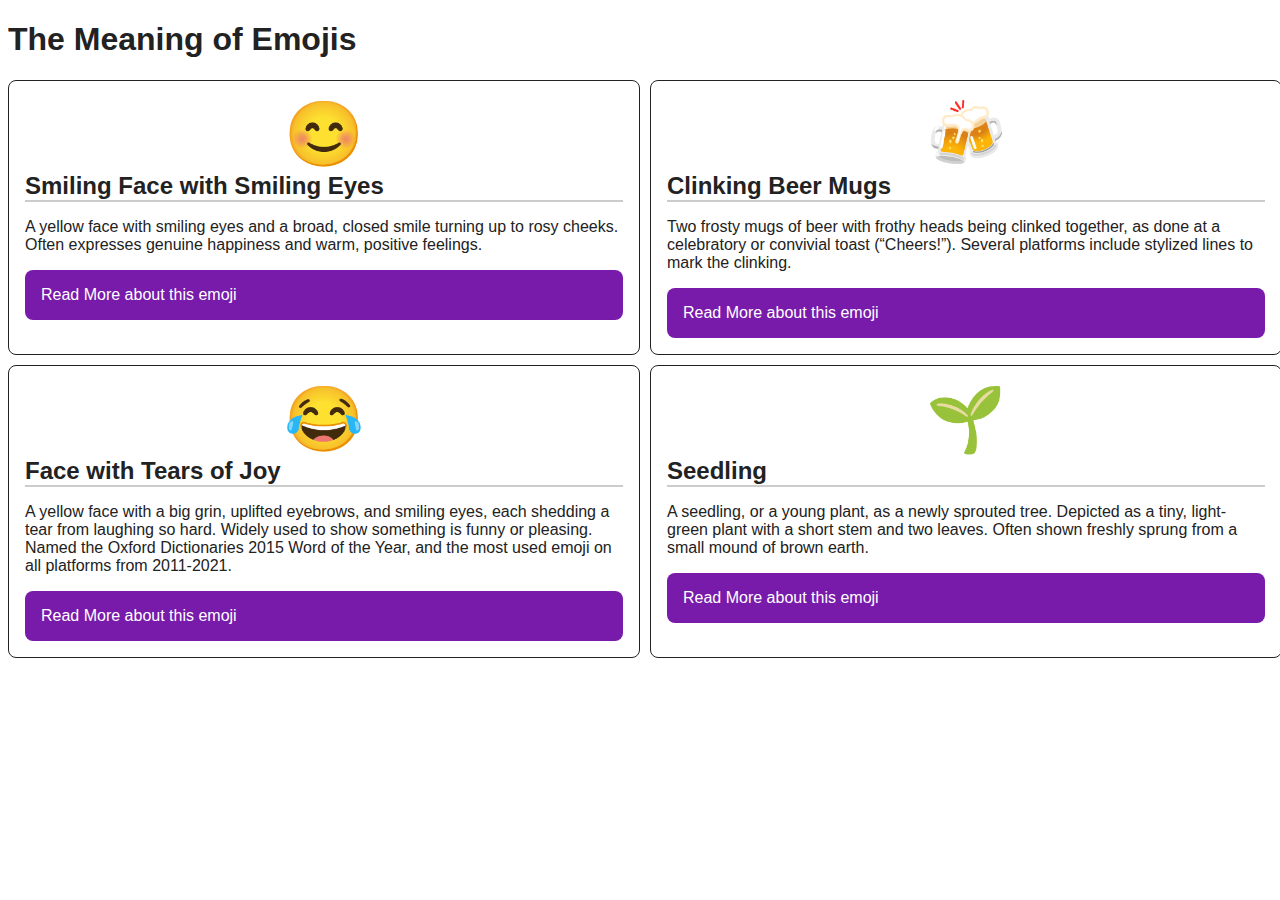
<file: grid-layout-with-flex-components/index.html>
<!DOCTYPE html>
<html lang="en">

<head>
  <meta charset="UTF-8">
  <meta http-equiv="X-UA-Compatible" content="IE=edge">
  <meta name="viewport" content="width=device-width, initial-scale=1.0">
  <link rel="stylesheet" href="solution.css">
  <title>Emoji Meanings</title>
</head>

<body>
  <header class="siteheader">
    <h1>The Meaning of Emojis</h1>
  </header>
  <main>
    <div class="emojis">
      <div class="emoji">
        <h2>Smiling Face with Smiling Eyes</h2>
        <span class="icon">😊</span>
        <p>A yellow face with smiling eyes and a broad, closed smile turning up to rosy cheeks. Often expresses genuine happiness and warm, positive feelings.</p>
        <a href="https://emojipedia.org/smiling-face-with-smiling-eyes/" target="_blank">Read More about this emoji</a>
      </div>
      <div class="emoji">
        <h2>Clinking Beer Mugs</h2>
        <span class="icon">🍻</span>
        <p>Two frosty mugs of beer with frothy heads being clinked together, as done at a celebratory or convivial toast (“Cheers!”). Several platforms include stylized lines to mark the clinking.</p>
        <a href="https://emojipedia.org/clinking-beer-mugs/" target="_blank">Read More about this emoji</a>
      </div>
      <div class="emoji">
        <h2>Face with Tears of Joy</h2>
        <span class="icon">😂</span>
        <p>A yellow face with a big grin, uplifted eyebrows, and smiling eyes, each shedding a tear from laughing so hard. Widely used to show something is funny or pleasing. Named the Oxford Dictionaries 2015 Word of the Year, and the most used emoji on all platforms from 2011-2021.</p>
        <a href="https://emojipedia.org/face-with-tears-of-joy/" target="_blank">Read More about this emoji</a>
      </div>
      <div class="emoji">
        <h2>Seedling</h2>
        <span class="icon">🌱</span>
        <p>A seedling, or a young plant, as a newly sprouted tree. Depicted as a tiny, light-green plant with a short stem and two leaves. Often shown freshly sprung from a small mound of brown earth.</p>
        <a href="https://emojipedia.org/seedling/" target="_blank">Read More about this emoji</a>
      </div>
    </div>
  </main>
</body>

</html>
</file>
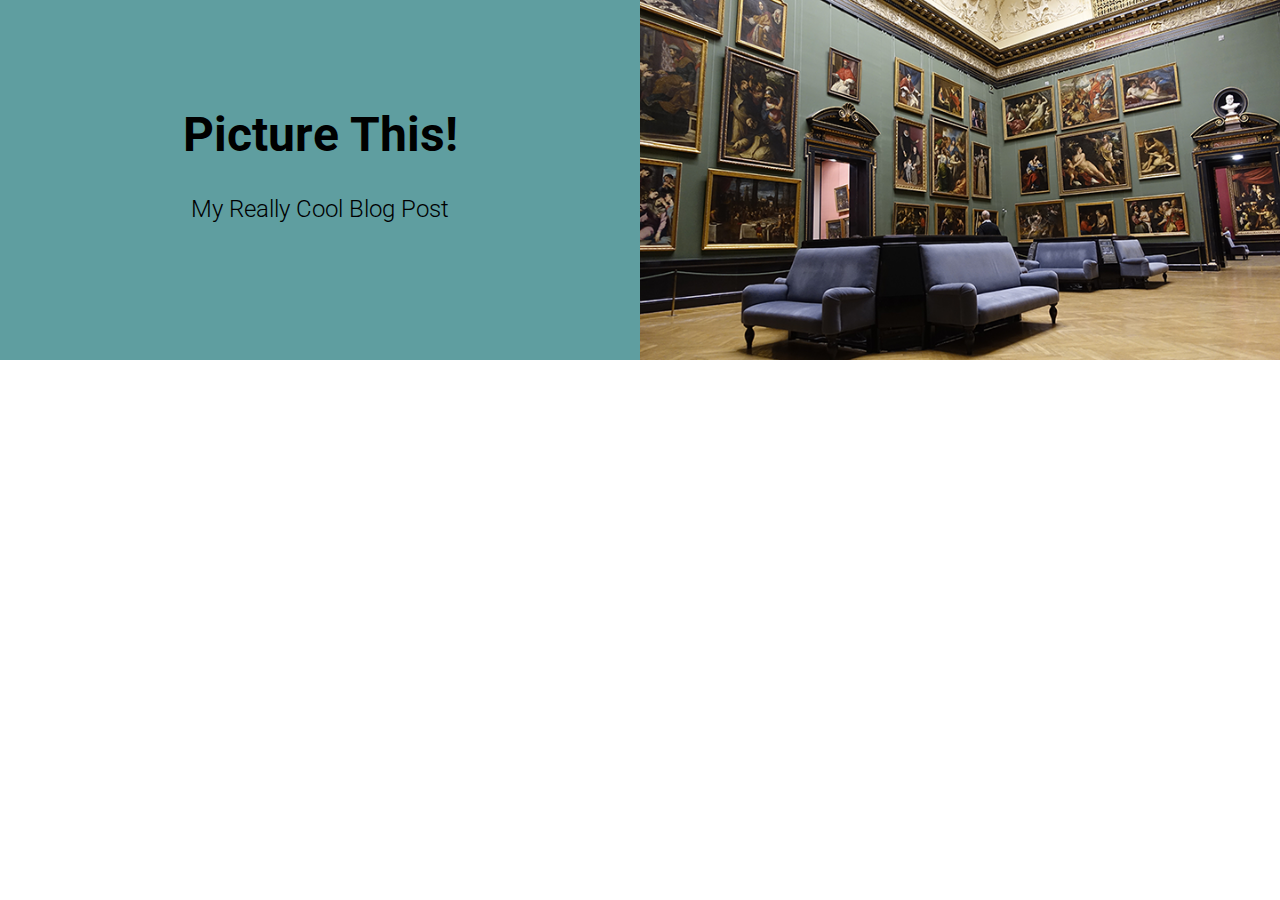
<file: picture-this/index.html>
<!DOCTYPE html>
<html lang="en">

<head>
  <meta charset="UTF-8">
  <meta name="viewport" content="width=device-width, initial-scale=1.0">
  <meta http-equiv="X-UA-Compatible" content="ie=edge">
  <title>Picture This!</title>
  <link rel="stylesheet" href="style.css">
</head>

<body>
  <header class="header">
    <div class="title">
      <h1>Picture This!</h1>
      <h4>My Really Cool Blog Post</h4>
    </div>
    <img
     src="images/museum.jpg" alt="museum"
srcset="images/museum-320.jpg 320w,
images/museum-480.jpg 480w,
images/museum-720.jpg 720w,
images/museum-960.jpg 960w"
sizes="(min-width:960px) 50vw,100vw"
>

  </header>
</body>

</html>
</file>
<file: grid-layout-with-flex-components/solution.css>
body {
    font-family: Arial, Helvetica, sans-serif;
    color: #222;
  }
  
  .emoji {
    border: 1px solid #222;
    border-radius: 8px;
    padding: 1rem;
  }
  
  .emoji h2 {
    margin: 0;
    border-bottom: 2px solid #ccc;
  }
  
  .emoji a {
    text-decoration: none;
    background-color: #781BAA;
    color: white;
    padding: 1rem;
    border-radius: 8px;
  }
  
  .icon {
    font-size: 4rem;
  }
  .emojis{
    display: grid;
    grid-template-columns: 50% 50%;
    gap: 10px; 
  }
  .emoji{
    display: flex;
    flex-direction: column;
    flex-basis: 150px;
  }
  .icon{
    order: -1;
    align-self: center;
  }
  a{
   
  }
</file>
<file: picture-this/style.css>
@import url('https://fonts.googleapis.com/css?family=Roboto:300,700&display=swap');

html,
body {
  margin: 0;
  border: 0;
  font-family: 'Roboto', sans-serif;
}

.header {
  display: grid;
  grid-template-columns: 1fr;
  align-items: center;
  background-color: cadetblue;
}

.title {
  padding: 50px 25px;
  text-align: center;
}

h1 {
  font-size: 3rem;
  margin: 0;
}

h4 {
  font-size: 1.5rem;
  font-weight: 300;
}

img {
  display: block;
  max-width: 100%;
  height: auto;
}
@media (min-width: 960px) {
  .header {
    grid-template-columns: repeat(2, 1fr);
  }
}
</file>
